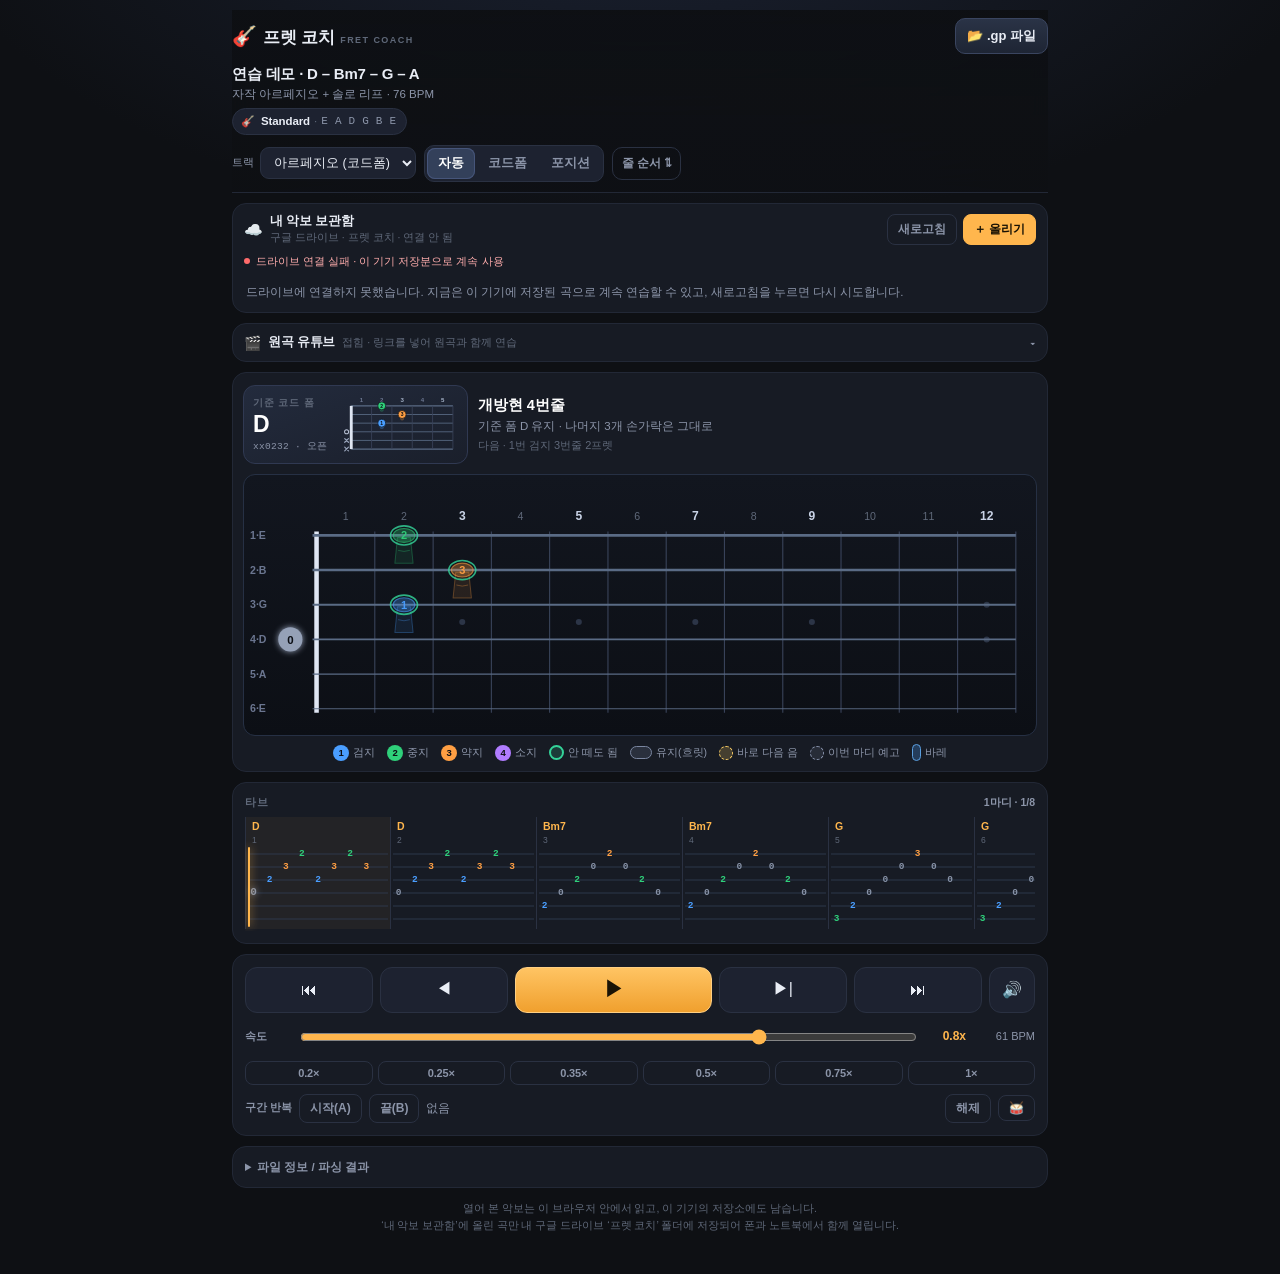
<file: index.html>
<!doctype html>
<html lang="ko">
<head>
<meta charset="utf-8">
<meta name="viewport" content="width=device-width, initial-scale=1, viewport-fit=cover">
<meta name="theme-color" content="#0f1115">
<title>프렛 코치 · 기타 타브 운지</title>
<link rel="stylesheet" href="css/app.css?v=20261123c">
<link rel="manifest" href="manifest.webmanifest">
<link rel="apple-touch-icon" href="icon-192.png">
<meta name="apple-mobile-web-app-capable" content="yes">
<meta name="apple-mobile-web-app-status-bar-style" content="black-translucent">
<link rel="icon" href="data:image/svg+xml,<svg xmlns='http://www.w3.org/2000/svg' viewBox='0 0 100 100'><text y='.9em' font-size='90'>🎸</text></svg>">
</head>
<body>
<div class="app">

  <header class="topbar">
    <div class="brand-row">
      <div class="brand">
        <span class="logo">🎸</span>
        <span class="brand-name">프렛 코치</span>
        <span class="brand-sub">FRET COACH</span>
      </div>
      <button id="loadBtn" class="btn btn-load" type="button">📂 .gp 파일</button>
      <input id="fileInput" type="file" accept=".gp3,.gp4,.gp5,.gp,.gpx,.gp6,.gp7,.musicxml,.xml,.mxl" hidden>
    </div>

    <div class="song-row">
      <div class="song-title" id="songTitle">연습 데모 · D – Bm7 – G – A</div>
      <div class="song-meta" id="songMeta">자작 아르페지오 + 리프</div>
    </div>

    <div class="tuning-row" id="tuningRow" hidden>
      <div class="tuning-badge" id="tuningBadge">
        <span class="tb-ico" aria-hidden="true">🎸</span>
        <span class="tb-name" id="tuningName">Standard</span>
        <span class="tb-dot">·</span>
        <span class="tb-notes" id="tuningNotes">E A D G B E</span>
        <span class="tb-capo" id="tuningCapo" hidden>카포 2</span>
        <span class="tb-warn" id="tuningWarn" hidden>줄 다시 맞추기</span>
      </div>
    </div>

    <div class="ctl-row">
      <label class="field">
        <span>트랙</span>
        <select id="trackSel"></select>
      </label>
      <div class="segmented" id="modeSel" role="tablist" aria-label="운지 모드">
        <button data-mode="auto" class="on" type="button">자동</button>
        <button data-mode="chord" type="button">코드폼</button>
        <button data-mode="position" type="button">포지션</button>
      </div>
      <button id="orderBtn" class="btn btn-ghost" type="button" title="지판 줄 순서 바꾸기">줄 순서 ⇅</button>
    </div>

    <div class="saved" id="savedRow" hidden></div>
  </header>

  <main>
    <section class="panel drive" id="drivePanel">
      <div class="drive-top">
        <div class="drive-heading">
          <span class="drive-ico" aria-hidden="true">☁️</span>
          <div class="drive-text">
            <div class="drive-title">내 악보 보관함</div>
            <div class="drive-sub" id="driveSub">구글 드라이브 · 프렛 코치</div>
          </div>
        </div>
        <div class="drive-acts">
          <button id="driveRefresh" class="btn btn-mini" type="button" title="드라이브 목록 새로고침">새로고침</button>
          <button id="driveUpload" class="btn btn-mini on" type="button" title="악보를 드라이브에 올리고 바로 열기">＋ 올리기</button>
        </div>
      </div>
      <div class="drive-status" id="driveStatus" hidden></div>
      <div class="drive-list" id="driveList" aria-live="polite"></div>
    </section>

    <section class="panel yt" id="ytPanel">
      <button class="yt-head" id="ytToggle" type="button" aria-expanded="false" aria-controls="ytBody">
        <span class="yt-ico" aria-hidden="true">🎬</span>
        <span class="yt-title">원곡 유튜브</span>
        <span class="yt-sub" id="ytSub">접힘 · 링크를 넣어 원곡과 함께 연습</span>
        <span class="yt-caret" aria-hidden="true">▾</span>
      </button>
      <div class="yt-body" id="ytBody" hidden>
        <div class="yt-urlrow">
          <input id="ytUrl" type="text" inputmode="url" autocomplete="off" spellcheck="false"
                 placeholder="youtu.be/… · youtube.com/watch?v=… · 영상 ID" aria-label="원곡 유튜브 링크">
          <button id="ytLoad" class="btn btn-mini on" type="button">불러오기</button>
        </div>
        <div class="yt-actrow">
          <button id="ytFind" class="btn btn-mini" type="button">🔎 유튜브에서 검색</button>
          <span class="yt-cur" id="ytCur">링크를 넣고 불러오기를 누르세요</span>
        </div>
        <div class="yt-frame" id="ytFrame" hidden>
          <div id="ytPlayer"></div>
        </div>
        <div class="yt-speeds" id="ytSpeeds" role="group" aria-label="원곡 재생 속도">
          <span class="lab">원곡 속도</span>
          <button type="button" data-rate="0.25">0.25×</button>
          <button type="button" data-rate="0.5">0.5×</button>
          <button type="button" data-rate="0.75">0.75×</button>
          <button type="button" data-rate="1">1×</button>
        </div>
        <div class="yt-note" id="ytNote" hidden>
          <span class="yt-note-text" id="ytNoteText">외부 재생이 제한된 영상이면 다른 영상 링크를 넣거나 새 탭에서 열어 주세요.</span>
          <a id="ytOpen" class="yt-open" href="https://www.youtube.com/" target="_blank" rel="noopener noreferrer">새 탭에서 열기 ↗</a>
        </div>
      </div>
    </section>

    <section class="panel now-panel">
      <div class="now-head">
        <div class="chord-box">
          <div class="chord-info">
            <div class="chord-cap" id="chordCap">기준 코드 폼</div>
            <div class="chord-name" id="chordName">—</div>
            <div class="chord-shape" id="chordShape"></div>
          </div>
          <div class="chord-diagram" id="chordDiagram" aria-live="polite"></div>
        </div>
        <div class="now-text">
          <div class="hint-main" id="hintMain">음표를 고르면 운지가 나옵니다</div>
          <div class="hint-sub" id="hintSub"></div>
          <div class="hint-next" id="hintNext"></div>
        </div>
      </div>

      <div class="fretboard-wrap">
        <svg id="fretboard" viewBox="0 0 900 250" preserveAspectRatio="xMidYMid meet" role="img" aria-label="기타 지판 운지"></svg>
      </div>

      <div class="legend">
        <span class="lg"><i class="dot f1">1</i>검지</span>
        <span class="lg"><i class="dot f2">2</i>중지</span>
        <span class="lg"><i class="dot f3">3</i>약지</span>
        <span class="lg"><i class="dot f4">4</i>소지</span>
        <span class="lg"><i class="anchor"></i>안 떼도 됨</span>
        <span class="lg"><i class="pad ghost"></i>유지(흐릿)</span>
        <span class="lg"><i class="next-ring"></i>바로 다음 음</span>
        <span class="lg"><i class="ring"></i>이번 마디 예고</span>
        <span class="lg"><i class="barre"></i>바레</span>
      </div>
    </section>

    <section class="panel tab-panel">
      <div class="tab-head">
        <span>타브</span>
        <span class="tab-pos" id="tabPos">1마디 · 1/8</span>
      </div>
      <div class="strip-wrap" id="stripWrap">
        <div class="strip" id="strip"></div>
      </div>
    </section>

    <section class="panel transport">
      <div class="sec-row">
        <button class="tbtn" id="barPrev" type="button" aria-label="이전 마디">⏮</button>
        <button class="tbtn" id="notePrev" type="button" aria-label="이전 음">◀</button>
        <button class="tbtn play" id="playBtn" type="button" aria-label="재생">▶</button>
        <button class="tbtn" id="noteNext" type="button" aria-label="다음 음">▶|</button>
        <button class="tbtn" id="barNext" type="button" aria-label="다음 마디">⏭</button>
        <button class="tbtn tbtn-mute" id="muteBtn" type="button" aria-pressed="false"
                title="앱 악보 소리 끄기" aria-label="앱 소리 끄기">🔊</button>
      </div>
      <div class="sec-row speed-row">
        <span class="lab">속도</span>
        <input id="speed" type="range" min="0.2" max="1" step="0.05" value="0.8">
        <span class="val" id="speedVal">0.8x</span>
        <span class="bpm" id="bpmVal">— BPM</span>
      </div>
      <div class="sec-row speed-presets" id="speedPresets" role="group" aria-label="연습 속도 빠른 선택">
        <button type="button" data-speed="0.2">0.2×</button>
        <button type="button" data-speed="0.25">0.25×</button>
        <button type="button" data-speed="0.35">0.35×</button>
        <button type="button" data-speed="0.5">0.5×</button>
        <button type="button" data-speed="0.75">0.75×</button>
        <button type="button" data-speed="1">1×</button>
      </div>
      <div class="sec-row loop-row">
        <span class="lab">구간 반복</span>
        <button class="btn btn-mini" id="loopA" type="button" aria-label="구간 시작">시작(A)</button>
        <button class="btn btn-mini" id="loopB" type="button" aria-label="구간 끝">끝(B)</button>
        <span class="loop-val" id="loopVal">없음</span>
        <button class="btn btn-mini" id="loopClear" type="button">해제</button>
        <button class="btn btn-mini" id="metBtn" type="button" title="메트로놈">🥁</button>
      </div>
    </section>

    <details class="panel diag" id="diag">
      <summary>파일 정보 / 파싱 결과</summary>
      <div class="diag-body" id="diagBody">데모 데이터</div>
    </details>

    <p class="foot-note">
      열어 본 악보는 이 브라우저 안에서 읽고, 이 기기의 저장소에도 남습니다.<br>
      ‘내 악보 보관함’에 올린 곡만 내 구글 드라이브 ‘프렛 코치’ 폴더에 저장되어 폰과 노트북에서 함께 열립니다.
    </p>
  </main>

  <div class="toast" id="toast" hidden></div>
  <div class="drop-hint" id="dropHint" hidden>파일을 놓으면 바로 열립니다</div>
</div>

<script>
window.__errors = [];
window.addEventListener('error', function (e) {
  window.__errors.push((e.message || 'error') + ' @' + (e.filename || '').split('/').pop() + ':' + (e.lineno || 0));
});
window.addEventListener('unhandledrejection', function (e) {
  window.__errors.push('promise: ' + (e.reason && e.reason.message ? e.reason.message : e.reason));
});
</script>
<script src="vendor/alphaTab.min.js"></script>
<script src="js/tuning.js?v=20261123c"></script>
<script src="js/chords.js?v=20261123c"></script>
<script src="js/finger.js?v=20261123c"></script>
<script src="js/demo.js?v=20261123c"></script>
<script src="js/score.js?v=20261123c"></script>
<script src="js/audio.js?v=20261123c"></script>
<script src="js/app.js?v=20261123c"></script>
<script src="js/drive.js?v=20261123c"></script>
<script src="js/yt.js?v=20261123c"></script>
</body>
</html>
</file>
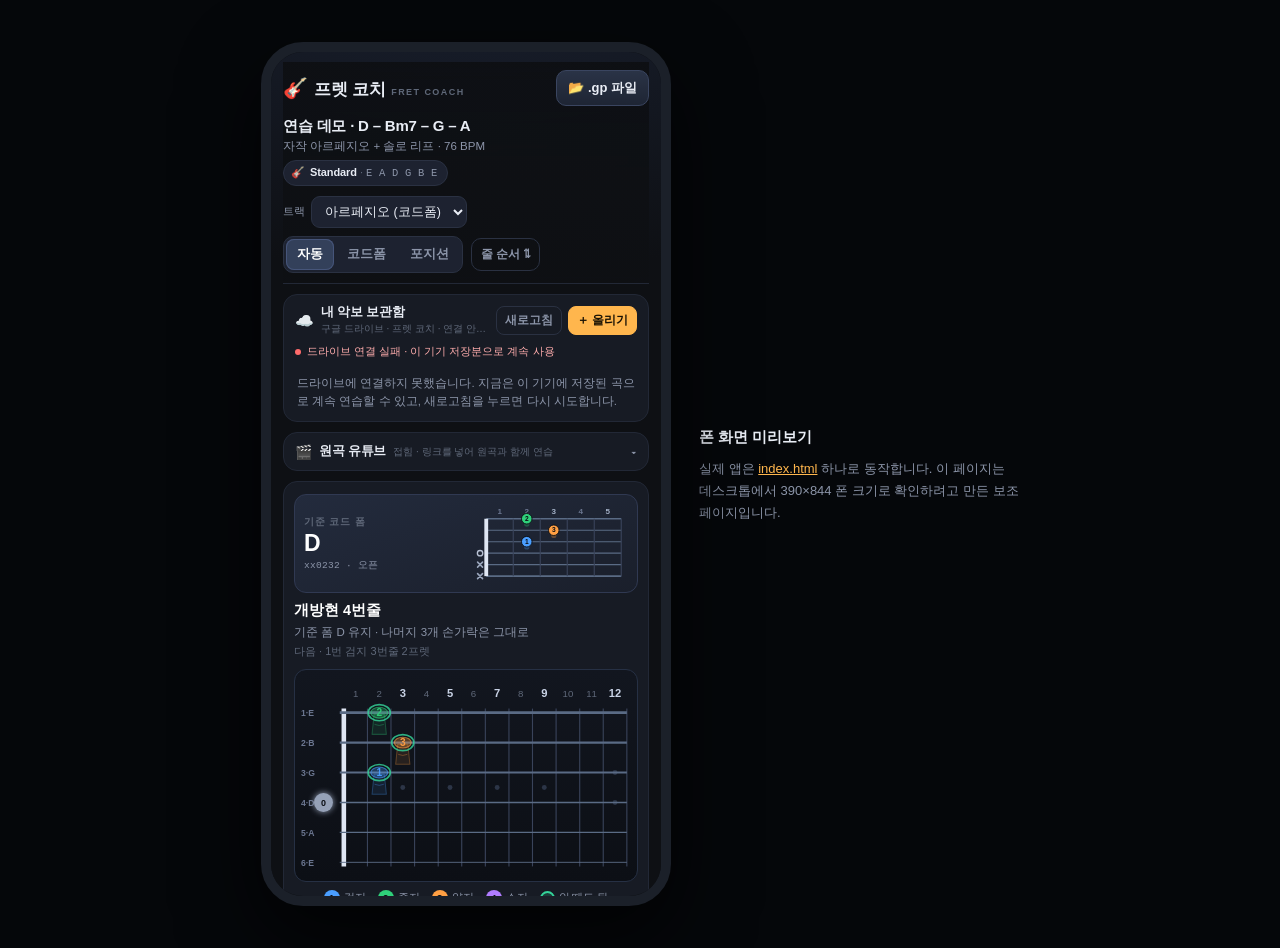
<file: mobile.html>
<!doctype html>
<html lang="ko">
<head>
<meta charset="utf-8">
<meta name="viewport" content="width=device-width, initial-scale=1">
<title>프렛 코치 · 폰 화면 미리보기</title>
<style>
  html,body{margin:0;height:100%;background:#05070a;font-family:-apple-system,"Apple SD Gothic Neo","Malgun Gothic",sans-serif;color:#8c95a9}
  .wrap{min-height:100%;display:flex;align-items:center;justify-content:center;gap:28px;padding:24px;flex-wrap:wrap}
  .phone{width:390px;height:844px;border-radius:42px;border:10px solid #1b2029;box-shadow:0 30px 80px rgba(0,0,0,.7);overflow:hidden;background:#0e1014;position:relative}
  .phone iframe{width:100%;height:100%;border:0;display:block}
  .note{max-width:320px;font-size:13px;line-height:1.7}
  .note b{color:#e9edf5;display:block;font-size:15px;margin-bottom:8px}
  a{color:#ffb64d}
  @media (max-width:900px){ .note{display:none} .phone{width:100%;height:calc(100vh - 48px);border-radius:18px;border-width:6px} }
</style>
</head>
<body>
<div class="wrap">
  <div class="phone"><iframe src="./index.html?v=20261122v" title="프렛 코치"></iframe></div>
  <div class="note">
    <b>폰 화면 미리보기</b>
    실제 앱은 <a href="./index.html?v=20261122v">index.html</a> 하나로 동작합니다. 이 페이지는 데스크톱에서 390×844 폰 크기로 확인하려고 만든 보조 페이지입니다.
  </div>
</div>
<script>
(function () {
  function fit() {
    var phone = document.querySelector('.phone');
    var avail = window.innerHeight - 48;
    var s = Math.min(1, avail / 844);
    phone.style.transform = 'scale(' + s.toFixed(3) + ')';
    phone.style.transformOrigin = 'center center';
    phone.style.marginBottom = ((s - 1) * 844) + 'px';
  }
  window.addEventListener('resize', fit);
  fit();
})();
</script>
</body>
</html>
</file>
<file: css/app.css>
:root{
  --bg:#0e1014;
  --bg2:#141821;
  --panel:#171b24;
  --panel2:#1d2230;
  --line:#2a3142;
  --line-soft:#222836;
  --text:#e9edf5;
  --muted:#8c95a9;
  --dim:#5f6879;
  --accent:#ffb64d;
  --accent-dim:#8a6222;
  --f1:#4a9eff;
  --f2:#2fd07a;
  --f3:#ff9f43;
  --f4:#b07cff;
  --danger:#ff6b6b;
  --radius:14px;
}
*{box-sizing:border-box;-webkit-tap-highlight-color:transparent}
[hidden]{display:none !important}
html,body{margin:0;padding:0}
body{
  background:
    radial-gradient(1200px 600px at 50% -10%, #1b2233 0%, rgba(14,16,20,0) 60%),
    var(--bg);
  color:var(--text);
  font-family:-apple-system,BlinkMacSystemFont,"Segoe UI",Roboto,"Helvetica Neue","Apple SD Gothic Neo","Malgun Gothic",sans-serif;
  font-size:15px;
  line-height:1.45;
  min-height:100vh;
  padding-bottom:env(safe-area-inset-bottom);
}
.app{max-width:840px;margin:0 auto;padding:10px 12px 40px}

/* ---------- top bar ---------- */
.topbar{position:sticky;top:0;z-index:30;background:linear-gradient(180deg,rgba(14,16,20,.98),rgba(14,16,20,.9));backdrop-filter:blur(8px);padding:8px 0 10px;border-bottom:1px solid var(--line-soft)}
.brand-row{display:flex;align-items:center;gap:8px}
.brand{display:flex;align-items:baseline;gap:6px;flex:1;min-width:0}
.logo{font-size:20px}
.brand-name{font-weight:800;letter-spacing:-.3px;font-size:17px}
.brand-sub{font-size:9px;letter-spacing:.16em;color:var(--dim);font-weight:700}
.btn{
  border:1px solid var(--line);background:var(--panel2);color:var(--text);
  border-radius:10px;padding:8px 11px;font-size:13px;font-weight:600;
  font-family:inherit;cursor:pointer;white-space:nowrap;
}
.btn:active{transform:scale(.97)}
.btn-load{background:linear-gradient(180deg,#2a3346,#1e2534);border-color:#3a4560}
.btn-ghost{background:transparent;color:var(--muted);font-size:12px;padding:7px 9px}
.btn-mini{background:transparent;border:1px solid var(--line);color:var(--muted);border-radius:8px;padding:5px 10px;font-size:12px;font-family:inherit;cursor:pointer;white-space:nowrap;flex:0 0 auto}
.btn-mini.on{background:var(--accent);color:#171104;border-color:var(--accent);font-weight:800}

.song-row{margin-top:9px}
.song-title{font-size:15px;font-weight:700;letter-spacing:-.2px;overflow:hidden;text-overflow:ellipsis;white-space:nowrap}
.song-meta{font-size:11.5px;color:var(--muted);margin-top:1px;overflow:hidden;text-overflow:ellipsis;white-space:nowrap}

/* 현재 트랙 튜닝 배지 — 곡 정보 바로 아래 */
.tuning-row{display:flex;align-items:center;gap:6px;margin-top:6px;flex-wrap:wrap}
.tuning-badge{
  display:inline-flex;align-items:center;gap:6px;flex-wrap:wrap;
  padding:3px 10px 3px 8px;border-radius:999px;
  background:var(--panel2);border:1px solid var(--line);
  font-size:11.5px;line-height:1.6;max-width:100%;
}
.tuning-badge .tb-ico{font-size:11px;opacity:.85}
.tuning-badge .tb-name{font-weight:800;color:var(--text);letter-spacing:-.1px}
.tuning-badge .tb-dot{color:var(--dim);margin:0 -2px}
.tuning-badge .tb-notes{
  font-family:ui-monospace,Menlo,Consolas,monospace;font-size:11px;
  color:var(--muted);letter-spacing:.02em;white-space:nowrap;
}
.tuning-badge .tb-capo{
  font-size:10px;font-weight:800;color:#cfe0ff;
  background:#2c3a55;border-radius:999px;padding:0 7px;white-space:nowrap;
}
.tuning-badge .tb-warn{
  font-size:9.5px;font-weight:800;letter-spacing:-.1px;color:#ffcf8a;
  background:rgba(255,182,77,.16);border-radius:999px;padding:0 7px;white-space:nowrap;
}
/* 기본 튜닝이 아닐 때 — 줄을 다시 맞춰야 한다는 걸 색으로 바로 알린다 */
.tuning-badge.alt{
  border-color:rgba(255,182,77,.6);
  background:linear-gradient(180deg,rgba(255,182,77,.16),rgba(255,182,77,.05));
  box-shadow:0 0 0 1px rgba(255,182,77,.08) inset;
}
.tuning-badge.alt .tb-name{color:#ffd79a}
.tuning-badge.alt .tb-notes{color:#e8cba1}
.tuning-badge.custom{border-style:dashed}
@media (max-width:430px){
  .tuning-badge{font-size:11px;gap:5px;padding:3px 9px 3px 7px}
  .tuning-badge .tb-notes{font-size:10.5px}
  .tuning-badge .tb-warn{font-size:9px}
}

.ctl-row{display:flex;align-items:center;gap:8px;margin-top:10px;flex-wrap:wrap}
.field{display:flex;align-items:center;gap:6px;font-size:11px;color:var(--muted)}
.field select{
  background:var(--panel2);color:var(--text);border:1px solid var(--line);border-radius:9px;
  padding:7px 9px;font-size:12.5px;font-family:inherit;max-width:190px;
}
.segmented{display:inline-flex;background:var(--panel2);border:1px solid var(--line);border-radius:10px;padding:2px;gap:2px}
.segmented button{
  border:0;background:transparent;color:var(--muted);font-size:12.5px;font-weight:700;
  padding:7px 11px;border-radius:8px;font-family:inherit;cursor:pointer;
}
.segmented button.on{background:#33405a;color:#fff;box-shadow:inset 0 0 0 1px #46557a}

.saved{display:flex;gap:6px;overflow-x:auto;padding:8px 0 2px;scrollbar-width:none}
.saved::-webkit-scrollbar{display:none}
.chip{display:inline-flex;align-items:center;gap:6px;background:var(--panel);border:1px solid var(--line);border-radius:999px;padding:5px 6px 5px 11px;font-size:12px;color:var(--text);white-space:nowrap;cursor:pointer}
.chip.on{border-color:var(--accent);background:#2a2417}
.chip .x{border:0;background:#2b3242;color:var(--muted);border-radius:999px;width:18px;height:18px;font-size:11px;line-height:1;cursor:pointer;font-family:inherit}

/* ---------- panels ---------- */
main{display:flex;flex-direction:column;gap:10px;margin-top:10px}
.panel{background:var(--panel);border:1px solid var(--line-soft);border-radius:var(--radius);padding:12px}
.now-panel{padding:12px 10px 8px}

.now-head{display:flex;gap:10px;align-items:stretch;flex-wrap:wrap}
.chord-box{
  min-width:110px;padding:8px 9px;border-radius:12px;
  background:linear-gradient(160deg,#232b3d,#1a1f2b);border:1px solid #303952;
  display:flex;align-items:center;gap:8px;
}
.chord-info{display:flex;flex-direction:column;justify-content:center;min-width:0}
.chord-cap{font-size:9.5px;letter-spacing:.1em;color:var(--dim);font-weight:700;white-space:nowrap}
.chord-name{font-size:23px;font-weight:800;letter-spacing:-.5px;line-height:1.1;margin-top:2px;color:#fff}
.chord-shape{font-family:ui-monospace,Menlo,Consolas,monospace;font-size:9.5px;color:var(--muted);margin-top:3px;letter-spacing:.3px;white-space:nowrap}
.chord-diagram{flex:0 0 auto;margin-left:auto;width:122px}
.chord-diagram:empty{display:none}
.chord-diagram svg{display:block;width:100%;height:auto;overflow:visible}
.now-text{flex:1;min-width:0;display:flex;flex-direction:column;justify-content:center;gap:3px}
.hint-main{font-size:14.5px;font-weight:700;line-height:1.35;color:#fff}
.hint-main .f1{color:var(--f1)} .hint-main .f2{color:var(--f2)}
.hint-main .f3{color:var(--f3)} .hint-main .f4{color:var(--f4)}
.hint-main .barre-tag{display:inline-block;vertical-align:1px;margin-left:2px;padding:0 4px;border-radius:999px;background:rgba(74,158,255,.16);color:#7cbcff;font-size:9px;line-height:1.5;font-weight:700;letter-spacing:0;white-space:nowrap}
.hint-sub{font-size:11.5px;color:var(--muted)}
.hint-next{font-size:11px;color:var(--dim)}

.fretboard-wrap{margin-top:10px;background:linear-gradient(180deg,#12161f,#0c0f15);border:1px solid #263044;border-radius:12px;padding:4px 2px}
#fretboard{display:block;width:100%;height:auto;touch-action:pan-y}

.legend{display:flex;gap:12px;justify-content:center;flex-wrap:wrap;padding:8px 0 2px;font-size:10.5px;color:var(--muted)}
.legend .lg{display:inline-flex;align-items:center;gap:4px}
.legend .dot{width:16px;height:16px;border-radius:50%;display:inline-flex;align-items:center;justify-content:center;font-style:normal;font-size:9.5px;font-weight:800;color:#0b0e14}
.legend .f1{background:var(--f1)} .legend .f2{background:var(--f2)}
.legend .f3{background:var(--f3)} .legend .f4{background:var(--f4)}
.legend .pad{width:22px;height:13px;border-radius:7px;border:1.2px solid #7a86a0;background:rgba(120,135,165,.2)}
.legend .barre{width:9px;height:17px;border-radius:5px;border:1.2px solid #5b9ede;background:rgba(74,158,255,.26)}
.legend .ring{width:14px;height:14px;border-radius:50%;border:1.3px dashed #8b97b0;background:rgba(139,151,176,.14)}
.legend .next-ring{width:14px;height:14px;border-radius:50%;border:1.7px dashed #ffd166;background:rgba(255,209,102,.2)}
.legend .anchor{width:15px;height:15px;border-radius:50%;border:2px solid #34d399;background:rgba(52,211,153,.18)}

.next-chord-box{
  min-width:104px;padding:7px 9px;border-radius:12px;
  background:rgba(28,34,48,.78);border:1px dashed #3e4a66;
  display:flex;align-items:center;gap:7px;
}
.next-chord-info{display:flex;flex-direction:column;justify-content:center;min-width:0}
.next-chord-cap{font-size:10px;font-weight:700;color:#ffd166;letter-spacing:-.01em}
.next-chord-name{font-size:15px;font-weight:800;color:#e8eef9;line-height:1.2}
.next-chord-diagram{width:104px;flex-shrink:0}
.next-chord-diagram svg{width:100%;height:auto;display:block}

/* 폰 폭: 코드 카드를 한 줄 전체로 넓혀 지판 그림과 안내가 겹치지 않게 */
@media (max-width:560px){
  .now-head{flex-direction:column;gap:8px}
  .chord-box,.next-chord-box{width:100%}
  .chord-diagram{width:162px}
  .next-chord-diagram{width:136px}
  .now-text{width:100%}
}

/* 폰 폭: 구간 반복 줄이 한 줄에 들어가게 */
@media (max-width:430px){
  .loop-row{gap:6px}
  .loop-row .lab{min-width:0;font-size:10.5px;letter-spacing:-.2px}
  .loop-row .btn-mini{padding:5px 8px;font-size:11.5px}
  .loop-row .loop-val{font-size:11px;min-width:0}
}

/* ---------- tab strip ---------- */
.tab-head{display:flex;justify-content:space-between;align-items:baseline;font-size:10.5px;letter-spacing:.1em;color:var(--dim);font-weight:700;margin-bottom:6px}
.tab-pos{letter-spacing:0;color:var(--muted);font-weight:600}
.strip-wrap{overflow-x:auto;overflow-y:hidden;scrollbar-width:thin;scrollbar-color:#39435a transparent;-webkit-overflow-scrolling:touch}
.strip-wrap::-webkit-scrollbar{height:6px}
.strip-wrap::-webkit-scrollbar-track{background:transparent}
.strip-wrap::-webkit-scrollbar-thumb{background:#333d52;border-radius:3px}
.strip{display:flex;gap:0;position:relative;min-height:114px;padding-bottom:2px}
.bar{position:relative;flex:0 0 auto;border-right:1px solid var(--line);padding:0 0 0 0}
.bar:first-child{border-left:1px solid var(--line)}
.bar.cur{background:rgba(255,182,77,.05)}
.bar.inloop{background:rgba(255,182,77,.075);box-shadow:inset 0 2px 0 rgba(255,182,77,.45)}
.bar-chord{font-size:10.5px;font-weight:800;color:var(--accent);padding:2px 0 2px 6px;height:17px;white-space:nowrap;overflow:hidden}
.bar-num{font-size:8.5px;color:var(--dim);padding-left:6px;height:11px}
.bar-body{position:relative;height:84px;margin:0 2px}
.bar-body .lines{position:absolute;inset:0;width:100%;height:100%;opacity:.9}
.bar-body .n{
  position:absolute;transform:translate(-50%,-50%);
  font-family:ui-monospace,Menlo,Consolas,monospace;font-size:9.5px;font-weight:700;
  color:var(--text);cursor:pointer;padding:0 1px;
}
.bar-body .n.cur{text-shadow:0 0 7px currentColor;font-size:11px}
.bar-body .n.open{opacity:.85}
.playhead{
  position:absolute;top:2px;bottom:2px;width:2px;background:var(--accent);
  box-shadow:0 0 8px rgba(255,182,77,.8);pointer-events:none;border-radius:2px;
}
.loopband{position:absolute;top:14px;bottom:0;background:rgba(255,182,77,.09);border-left:2px solid rgba(255,182,77,.5);border-right:2px solid rgba(255,182,77,.5);pointer-events:none}

/* ---------- transport ---------- */
.transport{display:flex;flex-direction:column;gap:9px}
.sec-row{display:flex;align-items:center;gap:7px}
.sec-row .lab{font-size:11px;color:var(--muted);font-weight:700;min-width:46px}
.tbtn{
  flex:1;height:46px;border-radius:12px;border:1px solid var(--line);
  background:var(--panel2);color:var(--text);font-size:16px;font-family:inherit;cursor:pointer;
}
.tbtn:active{transform:scale(.97)}
.tbtn.play{flex:1.6;background:linear-gradient(180deg,#ffc463,#f0a02e);color:#1a1305;border-color:#ffcf82;font-size:20px;font-weight:800}
.speed-row input[type=range]{flex:1;accent-color:var(--accent);height:26px}
.speed-row .val{font-size:12px;font-weight:800;color:var(--accent);min-width:40px;text-align:right}
.speed-row .bpm{font-size:11px;color:var(--muted);min-width:62px;text-align:right}
.speed-presets{display:flex;gap:5px}
.speed-presets button{
  flex:1;padding:5px 0;border-radius:8px;border:1px solid var(--line);background:transparent;
  color:var(--muted);font-family:inherit;font-size:11px;font-weight:700;cursor:pointer;letter-spacing:-.2px;
}
.speed-presets button:active{transform:scale(.97)}
.speed-presets button.on{border-color:var(--accent);color:var(--accent);background:rgba(255,182,77,.12)}
.loop-row .loop-val{flex:1;font-size:11.5px;color:var(--muted)}
.tbtn-mute{flex:0 0 46px;font-size:16px;color:var(--muted)}
.tbtn-mute[aria-pressed="true"]{background:rgba(255,182,77,.16);border-color:var(--accent);color:var(--accent)}

/* ---------- 원곡 유튜브 (접이식) ---------- */
.yt{padding:0;overflow:hidden}
.yt-head{
  display:flex;align-items:center;gap:7px;width:100%;
  background:transparent;border:0;color:var(--text);font-family:inherit;
  padding:10px 11px;text-align:left;cursor:pointer;
}
.yt-head:active{background:rgba(255,255,255,.02)}
.yt-head .yt-ico{font-size:14px;line-height:1}
.yt-head .yt-title{font-size:12.5px;font-weight:800;letter-spacing:-.2px;white-space:nowrap}
.yt-head .yt-sub{flex:1;min-width:0;font-size:10.5px;color:var(--dim);white-space:nowrap;overflow:hidden;text-overflow:ellipsis}
.yt-head .yt-caret{flex:0 0 auto;font-size:11px;color:var(--muted);transition:transform .16s ease}
.yt.open .yt-head .yt-caret{transform:rotate(180deg)}
.yt.open .yt-head{border-bottom:1px solid var(--line-soft)}
.yt-body{display:flex;flex-direction:column;gap:7px;padding:9px 10px 10px}
.yt-urlrow{display:flex;gap:6px}
#ytUrl{
  flex:1;min-width:0;background:#10141c;border:1px solid var(--line);border-radius:9px;
  color:var(--text);font-family:inherit;font-size:12px;padding:8px 10px;
}
#ytUrl::placeholder{color:#4f5968}
#ytUrl:focus{outline:none;border-color:#46557a;box-shadow:0 0 0 2px rgba(74,158,255,.12)}
#ytUrl.bad{border-color:var(--danger);box-shadow:0 0 0 2px rgba(255,107,107,.14)}
.yt-urlrow .btn-mini{padding:0 12px;font-size:12px;color:#171104;font-weight:800}
.yt-actrow{display:flex;align-items:center;gap:7px;flex-wrap:wrap}
.yt-cur{flex:1;min-width:0;font-size:10.5px;color:var(--dim);white-space:nowrap;overflow:hidden;text-overflow:ellipsis}
.yt-frame{
  position:relative;height:198px;border-radius:10px;overflow:hidden;
  background:#000;border:1px solid #263044;
}
#ytPlayer,#ytPlayer iframe{display:block;width:100%;height:100%;border:0}
.yt-speeds{display:flex;align-items:center;gap:5px}
.yt-speeds .lab{font-size:10.5px;color:var(--muted);font-weight:700;white-space:nowrap;margin-right:1px}
.yt-speeds button{
  flex:1;padding:5px 0;border-radius:8px;border:1px solid var(--line);background:transparent;
  color:var(--muted);font-family:inherit;font-size:11px;font-weight:700;cursor:pointer;letter-spacing:-.2px;
}
.yt-speeds button:active{transform:scale(.97)}
.yt-speeds button.on{border-color:var(--accent);color:var(--accent);background:rgba(255,182,77,.12)}
.yt-note{
  display:flex;align-items:center;gap:8px;flex-wrap:wrap;
  font-size:10.5px;line-height:1.5;color:#ffc9a0;
  background:rgba(255,143,64,.09);border:1px solid rgba(255,143,64,.28);
  border-radius:9px;padding:7px 9px;
}
.yt-note-text{flex:1;min-width:130px}
.yt-open{
  flex:0 0 auto;font-size:10.5px;font-weight:800;color:#171104;background:var(--accent);
  border-radius:999px;padding:4px 10px;text-decoration:none;white-space:nowrap;
}
@media (max-width:430px){
  .yt-frame{height:190px}
  .yt-head .yt-sub{font-size:10px}
  .yt-urlrow .btn-mini{padding:0 10px;font-size:11.5px}
}

/* ---------- diag ---------- */
.diag summary{cursor:pointer;font-size:11.5px;color:var(--muted);font-weight:700}
.diag-body{margin-top:8px;font-size:11.5px;color:var(--muted);white-space:pre-wrap;font-family:ui-monospace,Menlo,Consolas,monospace;line-height:1.6}
.foot-note{font-size:10.5px;color:var(--dim);text-align:center;line-height:1.6;margin:2px 6px 0}

.toast{
  position:fixed;left:50%;bottom:24px;transform:translateX(-50%);
  background:#20283a;border:1px solid #3a4661;color:#fff;padding:10px 16px;border-radius:999px;
  font-size:13px;z-index:60;box-shadow:0 8px 30px rgba(0,0,0,.5);max-width:88vw;text-align:center;
}
.drop-hint{
  position:fixed;inset:0;display:flex;align-items:center;justify-content:center;
  background:rgba(10,13,18,.82);color:#fff;font-size:16px;font-weight:700;z-index:70;
  border:3px dashed var(--accent);margin:12px;border-radius:20px;
}
.sr-only{position:absolute;width:1px;height:1px;overflow:hidden;clip:rect(0 0 0 0)}

/* ---------- 내 악보 보관함 (구글 드라이브 동기화) ---------- */
.drive{padding:10px 11px 9px}
.drive-top{display:flex;align-items:center;gap:8px;flex-wrap:wrap}
.drive-heading{display:flex;align-items:center;gap:7px;flex:1;min-width:150px}
.drive-ico{font-size:15px;line-height:1}
.drive-text{min-width:0}
.drive-title{font-size:12.5px;font-weight:800;letter-spacing:-.2px;line-height:1.25}
.drive-sub{font-size:10.5px;color:var(--dim);margin-top:1px;white-space:nowrap;overflow:hidden;text-overflow:ellipsis}
.drive-acts{display:flex;gap:6px;flex:0 0 auto}
.drive-acts .btn-mini{padding:6px 10px}
.drive-acts .btn-mini:disabled{opacity:.55;cursor:default}
.drive-status{display:flex;align-items:center;gap:6px;margin-top:8px;font-size:11px;color:var(--muted);line-height:1.4}
.drive-status .dstat-dot{width:6px;height:6px;border-radius:50%;background:var(--accent);flex:0 0 auto;animation:drivePulse 1.1s ease-in-out infinite}
.drive-status.ok{color:#8fe0b4}
.drive-status.ok .dstat-dot{background:#2fd07a;animation:none}
.drive-status.err{color:#ffadad}
.drive-status.err .dstat-dot{background:var(--danger);animation:none}
@keyframes drivePulse{0%,100%{opacity:.35}50%{opacity:1}}
.drive-list{margin-top:8px;display:flex;flex-direction:column;gap:6px;max-height:min(32vh,232px);overflow-y:auto;overscroll-behavior:contain;-webkit-overflow-scrolling:touch}
.drive-list::-webkit-scrollbar{width:5px}
.drive-list::-webkit-scrollbar-thumb{background:#333d52;border-radius:3px}
.ditem{display:flex;gap:6px;align-items:stretch}
.drow{
  flex:1;min-width:0;display:flex;align-items:center;gap:8px;text-align:left;
  background:var(--panel2);border:1px solid var(--line);border-radius:10px;
  padding:7px 9px;color:var(--text);font-family:inherit;cursor:pointer;
}
.drow:active{transform:scale(.995)}
.drow-main{display:flex;flex-direction:column;min-width:0;flex:1}
.dname{font-size:12.5px;font-weight:700;letter-spacing:-.1px;white-space:nowrap;overflow:hidden;text-overflow:ellipsis}
.dmeta{font-size:10.5px;color:var(--dim);margin-top:1px;white-space:nowrap;overflow:hidden;text-overflow:ellipsis}
.dgo{
  flex:0 0 auto;font-size:10.5px;font-weight:800;color:var(--accent);
  border:1px solid rgba(255,182,77,.4);border-radius:999px;padding:3px 9px;white-space:nowrap;
}
.ditem.on .drow{border-color:var(--accent);background:linear-gradient(180deg,#2c2517,#231e14)}
.ditem.on .dgo{background:var(--accent);color:#171104;border-color:var(--accent)}
.ditem.busy .drow{opacity:.65}
.ditem.pending .drow{border-style:dashed;border-color:#46557a}
.ditem.pending .dgo{border-color:#46557a;color:var(--muted)}
.ddel{
  flex:0 0 auto;width:38px;border-radius:10px;border:1px solid var(--line);
  background:transparent;color:var(--muted);font-size:13px;line-height:1;cursor:pointer;font-family:inherit;
}
.ddel:active{background:#2b3242}
.dempty{font-size:11.5px;color:var(--muted);line-height:1.6;padding:6px 2px 2px}
.dempty b{color:var(--accent);font-weight:800}
#driveRefresh.spin{opacity:.6}
.now-panel{scroll-margin-top:150px}
.yt{scroll-margin-top:120px}
@media (max-width:430px){
  .drive-sub{font-size:10px}
  .drive-acts .btn-mini{padding:6px 8px;font-size:11.5px}
  .dname{font-size:12px}
  .drive-list{max-height:min(30vh,196px)}
}
</file>
